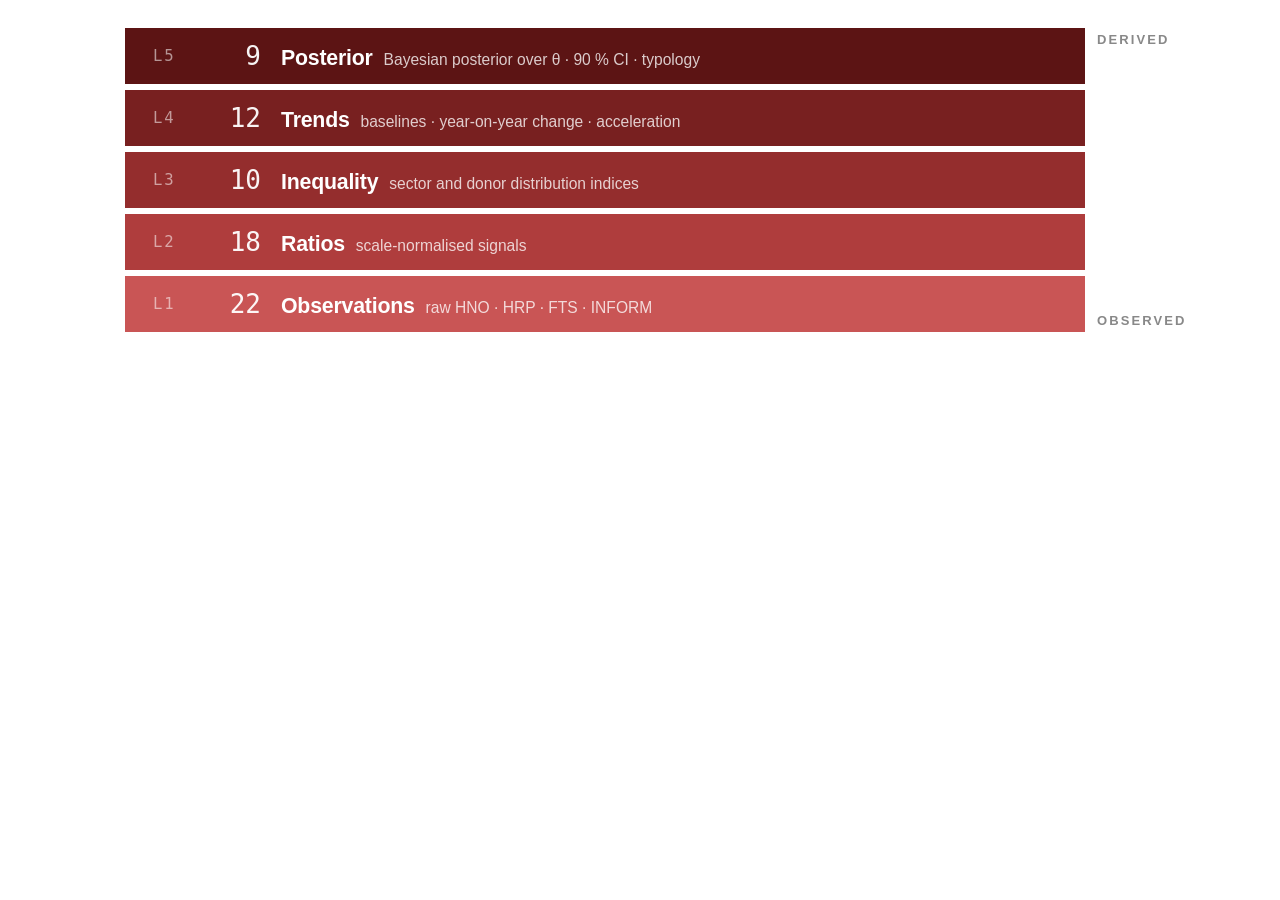
<file: scripts/render_ontology.html>
<!DOCTYPE html>
<html lang="en">
<head>
<meta charset="utf-8">
<title>Semantic stack · Geo-Insight</title>
<style>
body {
    margin: 0;
    padding: 28px 110px 28px 40px;
    background: white;
    font-family: -apple-system, BlinkMacSystemFont, "Segoe UI", Helvetica, Arial, sans-serif;
    font-size: 26px;
    color: #222;
    -webkit-font-smoothing: antialiased;
}
.onto-funnel {
    position: relative;
    max-width: 960px;
    margin: 0 auto;
    display: flex;
    flex-direction: column;
    gap: 6px;
}
.onto-bar {
    display: grid;
    grid-template-columns: 40px 48px 150px 1fr;
    column-gap: 20px;
    align-items: center;
    height: 56px;
    padding: 0 28px;
    color: white;
    box-sizing: border-box;
    width: 100%;
}
.onto-bar .b-tag {
    font-family: "JetBrains Mono", "Menlo", monospace;
    font-size: 0.6em;
    font-weight: 500;
    letter-spacing: 0.12em;
    color: rgba(255,255,255,0.55);
    text-transform: uppercase;
}
.onto-bar .b-count {
    font-family: "JetBrains Mono", "Menlo", monospace;
    font-size: 1em;
    font-weight: 500;
    text-align: right;
    font-variant-numeric: tabular-nums;
    color: rgba(255,255,255,0.95);
    line-height: 1;
}
.onto-bar .b-name {
    font-size: 0.82em;
    font-weight: 600;
    letter-spacing: -0.01em;
    color: white;
    line-height: 1;
}
.onto-bar .b-desc {
    font-size: 0.6em;
    font-weight: 400;
    color: rgba(255,255,255,0.78);
    line-height: 1.35;
    margin-left: 0.7em;
    white-space: nowrap;
    overflow: hidden;
    text-overflow: ellipsis;
}
.onto-bar.r-5 { background: #5c1414; }
.onto-bar.r-4 { background: #782020; }
.onto-bar.r-3 { background: #942d2d; }
.onto-bar.r-2 { background: #af3d3d; }
.onto-bar.r-1 { background: #c95555; }
.onto-axis {
    position: absolute;
    top: 0;
    right: -84px;
    bottom: 0;
    width: 72px;
    display: flex;
    flex-direction: column;
    align-items: flex-start;
    justify-content: space-between;
    font-size: 0.5em;
    text-transform: uppercase;
    letter-spacing: 0.16em;
    color: #888;
    font-weight: 600;
    padding: 4px 0;
}
</style>
</head>
<body>
<div class="onto-funnel">
    <div class="onto-bar r-5">
        <span class="b-tag">L5</span>
        <span class="b-count">9</span>
        <span><span class="b-name">Posterior</span><span class="b-desc">Bayesian posterior over θ · 90 % CI · typology</span></span>
    </div>
    <div class="onto-bar r-4">
        <span class="b-tag">L4</span>
        <span class="b-count">12</span>
        <span><span class="b-name">Trends</span><span class="b-desc">baselines · year-on-year change · acceleration</span></span>
    </div>
    <div class="onto-bar r-3">
        <span class="b-tag">L3</span>
        <span class="b-count">10</span>
        <span><span class="b-name">Inequality</span><span class="b-desc">sector and donor distribution indices</span></span>
    </div>
    <div class="onto-bar r-2">
        <span class="b-tag">L2</span>
        <span class="b-count">18</span>
        <span><span class="b-name">Ratios</span><span class="b-desc">scale-normalised signals</span></span>
    </div>
    <div class="onto-bar r-1">
        <span class="b-tag">L1</span>
        <span class="b-count">22</span>
        <span><span class="b-name">Observations</span><span class="b-desc">raw HNO · HRP · FTS · INFORM</span></span>
    </div>
    <div class="onto-axis">
        <span>derived</span>
        <span class="axis-line"></span>
        <span>observed</span>
    </div>
</div>
</body>
</html>
</file>
